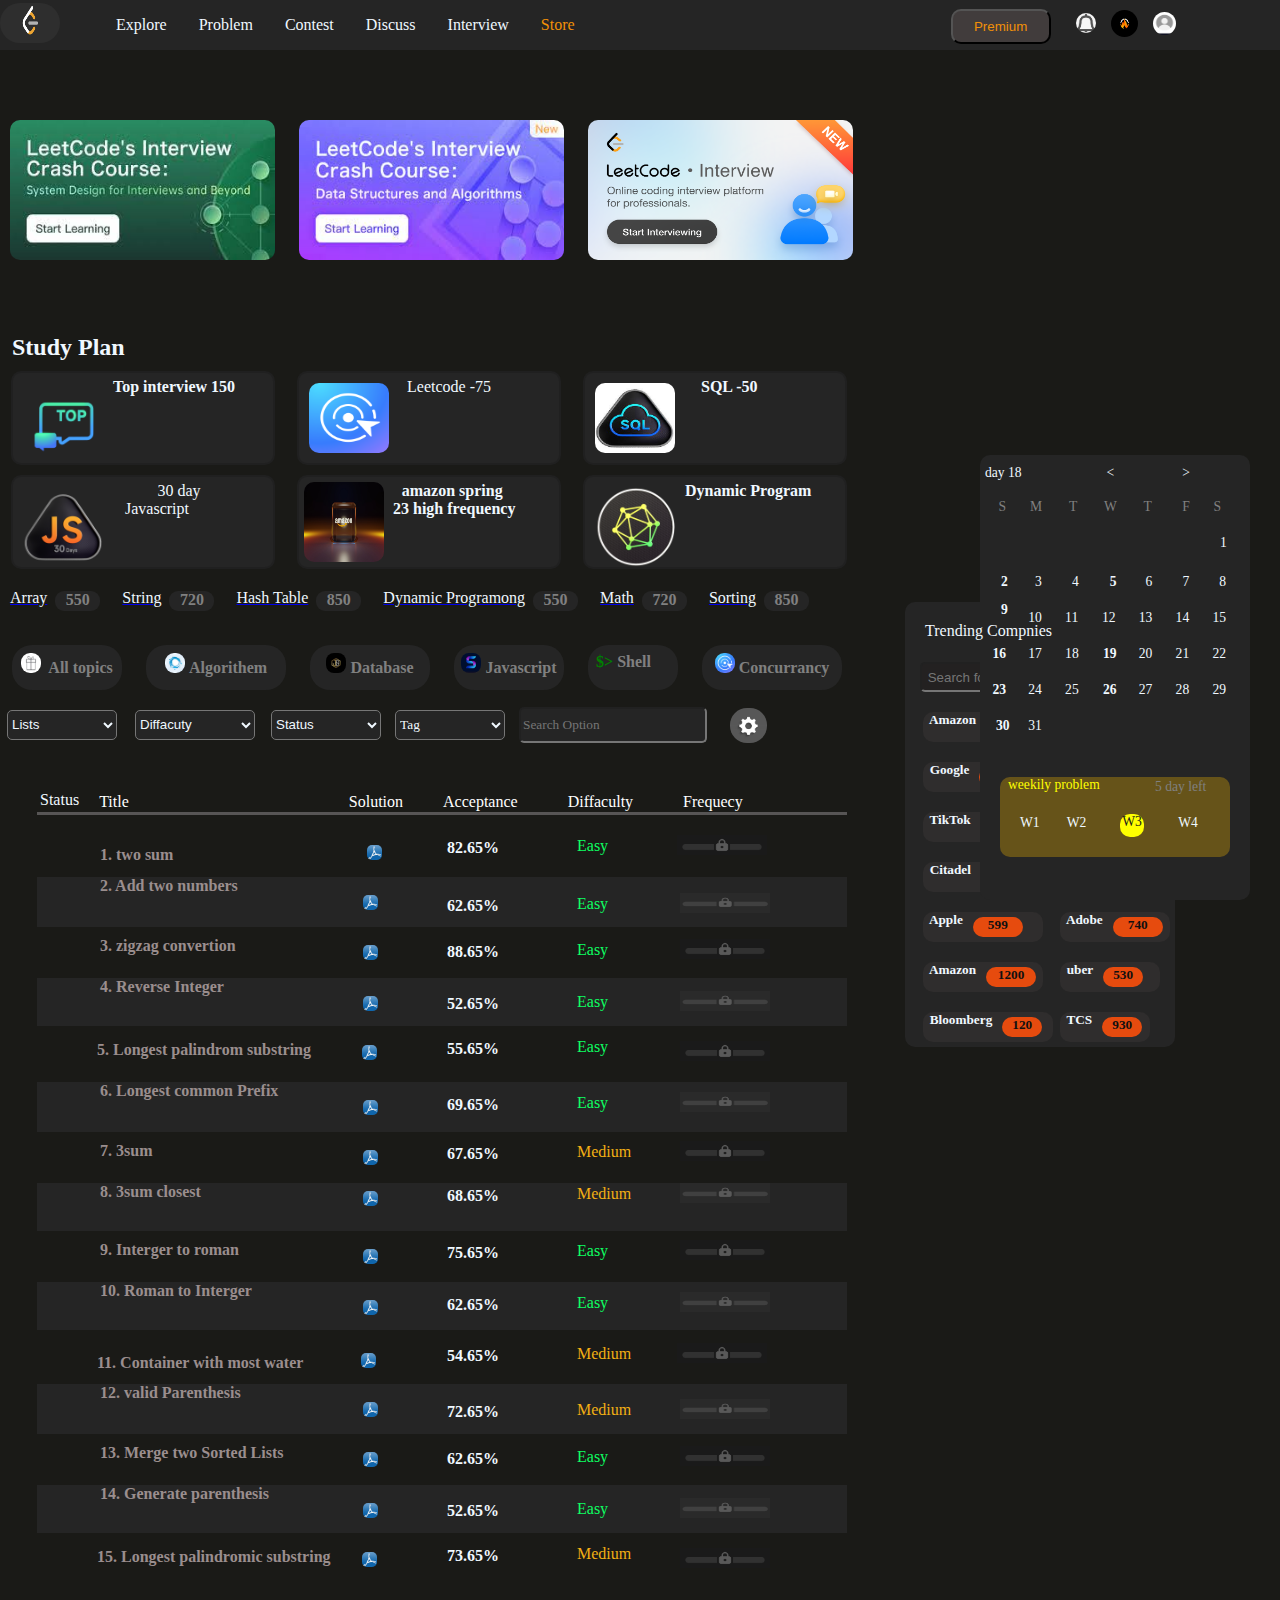
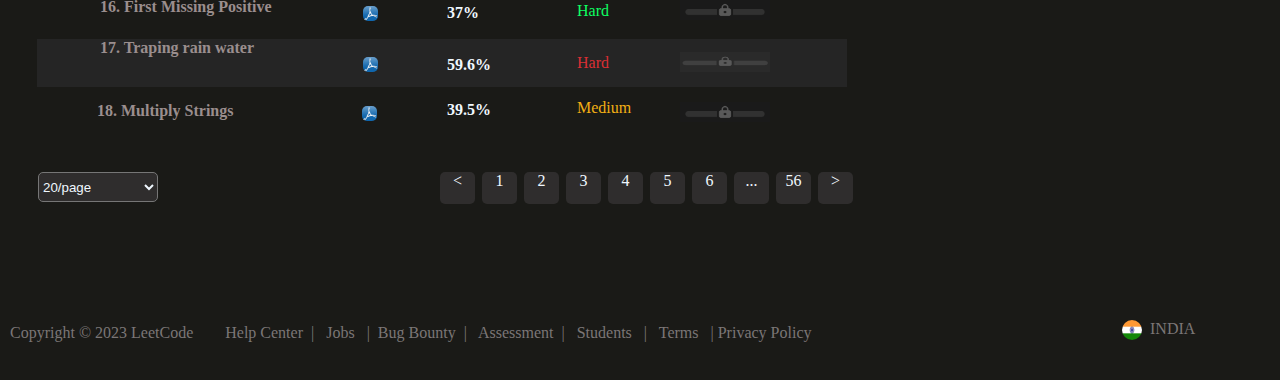
<file: index.html>
<!DOCTYPE html>
<html lang="en">
<head>
    <meta charset="UTF-8">
    <meta name="viewport" content="width=device-width, initial-scale=1.0">
    <title>Leetcode </title>
    <link rel="stylesheet" href="https://cdnjs.cloudflare.com/ajax/libs/font-awesome/6.4.2/css/all.min.css"
     integrity="sha512-z3gLpd7yknf1YoNbCzqRKc4qyor8gaKU1qmn+CShxbuBusANI9QpRohGBreCFkKxLhei6S9CQXFEbbKuqLg0DA==" 
     crossorigin="anonymous" referrerpolicy="no-referrer" />
     
    <link rel="stylesheet" href="style.css">

</head>
<body>
    <nav id="navbar">
        <div id="logo2">
            <img src="logo.png"  height="40px" width="60px">

        </div>
    
    <ul>
        <li class="item"> <a href="#home" style=" text-decoration: none; color: aliceblue;">Explore</a></li>
        <li class="item"><a href="#services4" style=" text-decoration: none; color: aliceblue;">Problem </a></li>
        <li class="item"><a href="#study" style=" text-decoration: none; color: aliceblue;"> Contest </a></li>
        <li class="item"><a href="#problem" style=" text-decoration: none; color: aliceblue;"> Discuss</a></li>
        <li class="item"><a href="#home" style=" text-decoration: none; color: aliceblue;">Interview</a> </li>
        <li class="item" style=" color:rgb(241, 144, 7) ;"> Store</li>
        <!--
        <select style=" background-color:rgb(37, 37, 37); color:rgb(241, 144, 7); height: 40px; width: 100px; margin: 7px; text-decoration: none; "> 
          <option class="item" > Store</option>
          <option class="item" > redeem</option>
          <option class="item" > premium</option>
        </select>
      -->
       
        <form>
        <div id="form2">
          <input type="button" value="Premium"  onclick="display.value += 'Premium' " style="margin-left: 360px; margin-top: 9px;
          color:rgb(241, 144, 7); background-color:rgb(65, 60, 60); height: 35px; width: 100px; border-radius: 10px;">
        </div>
      </form>
     
    </ul>
    <div id="logo3">
       
        <img src="logo3.png"  height="20px" width="20px" ></li>
    </div>
    <div id="logo4">
       
        <img src="logo2.jpg"  height="27px" width="27px" ></li>
    </div>
    <div id="logo5">
     
       
        <img src="logo4.png"  height="23px" width="23px" ></li>
    </div>
     
   
</nav>

<section id="home">
      <a href="https://leetcode.com/explore/interview/card/system-design-for-interviews-and-beyond/
      ?utm_campaign=ProblemBanner&utm_medium=Banner&utm_source=Banner&gio_link_id=4RzynQL9"><img src="img1.jpeg" height="140px" width="265px"></a> 
      <a href="https://leetcode.com/explore/interview/card/leetcodes-interview-crash-course-data-structures-and-algorithms/
      ?vacRef=problembanner"><img src="img3.jpeg" height="140px" width="265px"></a> 
       <a href="https://leetcode.com/studyplan/top-interview-150/"><img src="img4.png" height="140px" width="265px"></a>

</section>
<div id="study">
    <h2 style="color: aliceblue; margin-left: 12px;font-family:Segoe UI;" >Study Plan</h2>

</div>
<div id="services">
    <div class="box">
      <a href="https://leetcode.com/studyplan/top-interview-150/"><img src="cimg3.png" height="80px" width =80px" style="border-radius: 10px; margin: 10px;"></a>
      <h4 class="text" style="text-align: center; margin-top: 5px;font-family:Segoe UI;"> Top interview 150 &nbsp;  </h4>
    </div>

    <div class="box">
       <a href="https://leetcode.com/studyplan/leetcode-75/"><img src="cimg2.png" height="70px" width ="80px" style="border-radius: 10px; margin: 10px;"></a> 
        <p class= "text" style="text-align: center;margin-top: 5px;font-family:Segoe UI;">&nbsp; Leetcode -75  &nbsp; &nbsp;  &nbsp; &nbsp; </p>
      </div>

      <div class="box">
       <a href="https://leetcode.com/studyplan/sql-50/"><img src="cimg.jpeg" height="70px" width ="80px" style="border-radius: 10px; margin: 10px;"></a> 
        <h4 class="text" style="text-align: center; margin-top: 5px;font-family:Segoe UI;">&nbsp; &nbsp; SQL -50 &nbsp;  &nbsp; &nbsp; &nbsp; &nbsp; &nbsp;  </h4>
      </div>

    </div>
    <div id="services2">
      <div class="box">
        <a href="https://leetcode.com/studyplan/30-days-of-javascript/"><img src="cimg4.png" height="80px" width ="80px0" style="border-radius: 10px;margin: 10px;"></a>
        <p class="text" style="text-align: center;margin-top: 5px;font-family:Segoe UI;"> &nbsp;  30 day <br> &nbsp;&nbsp;&nbsp;Javascript  &nbsp; &nbsp; &nbsp;&nbsp;&nbsp;&nbsp;&nbsp;&nbsp;&nbsp;</p>
      </div>

      <div class="box">
       <a href="https://leetcode.com/studyplan/amazon-spring-23-high-frequency/"><img src="cimg5.jpeg" height="80px" width ="80px" style="border-radius: 10px;margin: 5px;"></a> 
        <h4 class="text" style="text-align: center;margin-top: 5px;font-family:Segoe UI;">amazon spring <br>  &nbsp;23 high frequency  </h4>
      </div>

      <div class="box">
       <a href="https://leetcode.com/studyplan/dynamic-programming/"><img src="cimg8.png" height="80px" width ="80px" style="border-radius: 10px;margin: 10px;"></a> 
        <h4 class="text" style="text-align:center;margin-top: 5px; font-family:Segoe UI;" >Dynamic Program</h4>
      </div>
    </div>
    
<div id="form">
    <div class="month">
    <p style="font-family:Segoe UI;" >day 18  &nbsp;&nbsp; &nbsp;  &nbsp;&nbsp; &nbsp;&nbsp; &nbsp; &nbsp;&nbsp; &nbsp; &nbsp;&nbsp;&nbsp; &nbsp;
        < &nbsp;&nbsp; &nbsp; &nbsp;&nbsp; &nbsp; &nbsp;&nbsp; &nbsp; &nbsp;&nbsp; &nbsp;> </p>
   <!--<img src="mlogo.png" height="80px" width="80px" style="border-radius: 10px;" >--> 
   <p class="p2" style="color: gray; margin-top: 18px;font-family:Segoe UI;">   &nbsp;&nbsp; &nbsp;S&nbsp;&nbsp;    &nbsp; &nbsp; M &nbsp;&nbsp;  &nbsp;   &nbsp; T &nbsp;&nbsp;  &nbsp;  &nbsp; W &nbsp;&nbsp;  &nbsp;  &nbsp;
     T &nbsp; &nbsp; &nbsp;  &nbsp; F &nbsp; &nbsp; &nbsp;  S &nbsp;&nbsp;  &nbsp;<br> <p style="margin-left: 235px; margin-top: 20px;">1</p></p>
     <table class="tb">
        <tr>
          <th>2 </th>
          <td>&nbsp; &nbsp;3&nbsp;&nbsp; &nbsp;</td>
          <td>&nbsp; &nbsp;4&nbsp;&nbsp; &nbsp;</td>
          <th>&nbsp; &nbsp;5&nbsp;&nbsp; &nbsp;</th>
          <td>&nbsp; &nbsp;6&nbsp;&nbsp; &nbsp;</td>
          <td>&nbsp; &nbsp;7&nbsp;&nbsp; &nbsp;</td>
          <td>&nbsp; &nbsp;8&nbsp;&nbsp; &nbsp;</td>
        </tr>
        <tr>
            <th> 9</th>
            <td>&nbsp;&nbsp; &nbsp;10&nbsp;&nbsp; &nbsp;</td>
            <td>&nbsp;&nbsp; &nbsp;11&nbsp;&nbsp; &nbsp;</td>
            <td>&nbsp;&nbsp; &nbsp;12&nbsp;&nbsp; &nbsp;</td>
            <td>&nbsp;&nbsp; &nbsp;13&nbsp;&nbsp; &nbsp;</td>
            <td>&nbsp;&nbsp; &nbsp;14&nbsp;&nbsp; &nbsp;</td>
            <td>&nbsp;&nbsp; &nbsp;15&nbsp;&nbsp; &nbsp;</td>
          </tr>
          <tr>
            <th>&nbsp;&nbsp; &nbsp;16&nbsp;&nbsp; &nbsp;</th>
            <td>&nbsp;&nbsp; &nbsp;17&nbsp;&nbsp; &nbsp;</td>
            <td>&nbsp;&nbsp; &nbsp;18&nbsp;&nbsp; &nbsp;</td>
            <th>&nbsp;&nbsp; &nbsp;19&nbsp;&nbsp; &nbsp;</th>
            <td>&nbsp;&nbsp; &nbsp;20&nbsp;&nbsp; &nbsp;</td>
            <td>&nbsp;&nbsp; &nbsp;21&nbsp;&nbsp; &nbsp;</td>
            <td>&nbsp;&nbsp; &nbsp;22&nbsp;&nbsp; &nbsp;</td>
          </tr>
          <tr>
            <th>&nbsp;&nbsp; &nbsp;23&nbsp;&nbsp; &nbsp;</th>
            <td>&nbsp;&nbsp; &nbsp;24&nbsp;&nbsp; &nbsp;</td>
            <td>&nbsp;&nbsp; &nbsp;25&nbsp;&nbsp; &nbsp;</td>
            <th>&nbsp;&nbsp; &nbsp;26&nbsp;&nbsp; &nbsp;</th>
            <td>&nbsp;&nbsp; &nbsp;27&nbsp;&nbsp; &nbsp;</td>
            <td>&nbsp;&nbsp; &nbsp;28&nbsp;&nbsp; &nbsp;</td>
            <td>&nbsp;&nbsp; &nbsp;29&nbsp;&nbsp; &nbsp;</td>
          </tr>
          <tr>
            <th>&nbsp;&nbsp; &nbsp;30&nbsp;&nbsp;</th>
            <td>&nbsp;&nbsp; &nbsp;31&nbsp;&nbsp; &nbsp;</td>
          
          </tr>
          
      </table>

      <div id="box12" style="height: 80px; width: 230px; background-color:rgba(255, 191, 0, 0.3); margin: 15px; margin-top: 40px; border-radius: 10px;">
       <p style=" margin: 8px;  color: yellow;font-family:Segoe UI;"> weekily problem <p style="margin: 8px ;font-family:Segoe UI; margin-top: -22px; margin-left: 155px; color: gray;">   5 day left </p>   </p>
       <p style="margin: 10px;font-family:Segoe UI; margin-top: 20px;">&nbsp;&nbsp; W1 &nbsp;&nbsp;&nbsp;&nbsp;&nbsp;&nbsp;&nbsp;W2&nbsp;&nbsp;&nbsp;&nbsp;
        &nbsp;&nbsp;&nbsp;&nbsp;  &nbsp;&nbsp;&nbsp;&nbsp;&nbsp;&nbsp;  &nbsp;&nbsp;&nbsp;&nbsp;&nbsp;&nbsp;
        &nbsp;&nbsp;&nbsp;W4&nbsp;&nbsp;</p>
       <p class="id3" style=" margin-top: -27px; margin-left: 120px;font-family:Segoe UI; height: 23px; width: 24px;background-color:yellow; color: rgb(32, 26, 26); border-radius: 10px; text-align: center;">
        W3</p>

      </div>




</div>
</div>
<div id="problem">
<div class="box1">
 <a href="https://leetcode.com/tag/array/"><p style="color:aliceblue;font-family:Segoe UI;">Array</p></a> 
   <h4 style=" height: 20px; width: 45px;text-align: center; margin: 2px; border-radius: 9px; background-color:rgb(37, 37, 37); color:gray;margin-left: 8px;">550 </h4>

   <p>&nbsp;&nbsp; &nbsp;&nbsp; </p>

   <a href="https://leetcode.com/tag/string/"><p style="color:aliceblue;font-family:Segoe UI;">String</p></a>
   <h4 style=" height: 20px; width: 45px;text-align: center; margin: 2px; border-radius: 9px; background-color:rgb(37, 37, 37); color:gray;margin-left: 8px;">720 </h4>

   <p>&nbsp;&nbsp; &nbsp;&nbsp; </p>
   <a href="https://leetcode.com/tag/hash-table/"><p style="color:aliceblue;font-family:Segoe UI;">Hash Table</p></a>
   <h4 style=" height: 20px; width: 45px;text-align: center; margin: 2px; border-radius: 9px; background-color:rgb(37, 37, 37); color:gray;margin-left: 8px;">850 </h4>
   <p>&nbsp;&nbsp; &nbsp;&nbsp; </p>
   <a href="https://leetcode.com/tag/dynamic-programming/"><p style="color:aliceblue;font-family:Segoe UI;">Dynamic Programong</p> </a>
   <h4 style=" height: 20px; width: 45px;text-align: center; margin: 2px; border-radius: 9px; background-color:rgb(37, 37, 37); color:gray;margin-left: 8px;">550 </h4>

   <p>&nbsp;&nbsp; &nbsp;&nbsp; </p>

   <a href="https://leetcode.com/tag/math/"><p style="color:aliceblue;font-family:Segoe UI;">Math</p></a>
   <h4 style=" height: 20px; width: 45px;text-align: center; margin: 2px; border-radius: 9px; background-color:rgb(37, 37, 37); color:gray;margin-left: 8px;">720 </h4>

   <p>&nbsp;&nbsp; &nbsp;&nbsp; </p>
   <a href="https://leetcode.com/tag/sorting/"><p style="color:aliceblue;font-family:Segoe UI;">Sorting</p></a>
   <h4 style=" height: 20px; width: 45px;text-align: center; margin: 2px; border-radius: 9px; background-color:rgb(37, 37, 37); color:gray; margin-left: 8px;">850 </h4>

</div>
</div>

<div id="problem2">
  <div class="box2">

     <h4  style=" height: 45px; width: 110px; text-align: center; margin: 2px;  border-radius: 20px; background-color:rgb(37, 37, 37); color:gray;margin-left: 2px;"> <img src="qimg1.png"
       height="20px" width="20px" style=" border-radius: 9px; margin-top: 8px;font-family:Segoe UI;">&nbsp; All topics </h4>
     <p>&nbsp;&nbsp; &nbsp;&nbsp; </p>
     <h4 style=" height: 45px; width: 140px; text-align: center; margin: 2px;  border-radius: 20px; background-color:rgb(37, 37, 37); color:gray;margin-left: 2px;">  <img src="qimg3.jpeg" 
      height="20px" width="20px" style=" border-radius: 9px; margin-top: 8px;font-family:Segoe UI;">&nbsp;Algorithem </h4>
     <p>&nbsp;&nbsp; &nbsp;&nbsp; </p>
     <h4 style=" height: 45px; width: 120px; text-align: center; margin: 2px;  border-radius: 20px; background-color:rgb(37, 37, 37); color:gray;margin-left: 2px;"> <img src="qimg4.jpeg"
       height="20px" width="20px" style=" border-radius: 8px; margin-top: 8px;font-family:Segoe UI;">&nbsp;Database </h4>
     <p>&nbsp;&nbsp; &nbsp;&nbsp; </p>
     <h4 style=" height: 45px; width: 110px; text-align: center; margin: 2px;  border-radius: 20px; background-color:rgb(37, 37, 37); color:gray;margin-left: 2px;"> <img src="qimg5.jpeg"
       height="20px" width="20px" style=" border-radius: 8px; margin-top: 8px;font-family:Segoe UI;">&nbsp;Javascript </h4>
     <p>&nbsp;&nbsp; &nbsp;&nbsp; </p>
     <h4 style=" height: 45px; width: 90px; text-align: center; margin: 2px;  border-radius: 20px; background-color:rgb(37, 37, 37); color:gray;margin-left: 2px; display: flex; "> 
      <p style="color: green; margin-left: 8px; margin-top: 8px;">$></p>&nbsp; <p style=" margin-top: 8px;font-family:Segoe UI;">Shell</p> </h4>
     <p>&nbsp;&nbsp; &nbsp;&nbsp; </p>
     <h4 style=" height: 45px; width: 140px; text-align: center; margin: 2px;  border-radius: 20px; background-color:rgb(37, 37, 37); color:gray; margin-left: 2px;">
       <img src="cimg2.png" 
      height="20px" width="20px" style=" border-radius: 9px; margin-top: 8px; font-family:Segoe UI;">&nbsp;Concurrancy </h4>
  </div>
  </div>


  <select id="selectf" style="height: 30px; width: 110px; margin: 15px 7px; background-color: rgb(37, 37, 37); border-radius: 5px; color: aliceblue;">
    <option value="xyz"> Lists</option>
    <option value="xyz">Leetcode Curated Algorithem </option>
    <option value="xyz">Leetcode Curated SQL 70 </option>
    <option value="xyz">Top 100 Liked Question </option>
    <option value="xyz">Top Interview Question </option>
     
  </select>

  <select id="selectf" style="height: 30px; width: 120px; margin: 15px 7px; background-color:rgb(37, 37, 37); border-radius: 5px;color: aliceblue;">
    <option value="xyz"> Diffacuty</option>
    <option value="xyz" style="color:aqua">Easy</option>
    <option value="xyz" style="color: rgba(232, 252, 10, 0.929);">Medium </option>
    <option value="xyz" style="color: red;">Hard</option>
   
     
  </select>

  <select id="selectf" style="height: 30px; width: 110px; margin: 15px 5px; background-color:rgb(37, 37, 37); border-radius: 5px; color: aliceblue;">
    <option value="xyz" style="color: aliceblue;"> Status</option>
    <option value="xyz">Leetcode Curated Algorithem </option>
    <option value="xyz">Leetcode Curated SQL 70 </option>
    <option value="xyz">Top 10 Liked Question </option>
    <option value="xyz">Top Interview Question </option>
     
  </select>
  <select id="selectf" style="height: 30px; width: 110px; margin: 15px 5px; background-color:rgb(37, 37, 37); border-radius: 5px; color: aliceblue; font-family:Segoe UI;">
    <option value="xyz" style="color: aliceblue;"> Tag</option>
    <option value="xyz">Array </option>
    <option value="xyz">String </option>
    <option value="xyz">Hashimig</option>
    <option value="xyz"> Math</option>
    <option value="xyz">greed </option>
    <option value="xyz">Link List </option>
    <option value="xyz">Quive</option>
    <option value="xyz"> stack</option>
  </select>
  
  <input id="selectf"  style="height: 30px; width: 180px; margin: 15px 5px; background-color:rgb(37, 37, 37); border-radius: 5px; color: aliceblue; font-family:Segoe UI;"   placeholder="Search Option" >
  <div class="box" style="display: flex; margin: -60px 720px; background-color: rgb(37, 37, 37);">
    <img src="simg5.jpeg" height="35px" width ="37px" style="border-radius: 17px; margin: 10px; margin-right: -90px; ">
    
  </div> 

 
  <nav id="navbar2">

<ul>
  <div id="abc">
    <li style=" color: aliceblue; margin-top: 98px; margin-right: 20px;font-family:Segoe UI;"> Status</li>
  
   </div>
    <li class="item"  style="margin-right: 220px;font-family:Segoe UI;"> Title </li>
    <li class="item"style=" margin-right: 40px;font-family:Segoe UI;"> Solution</li>
    <li class="item"style=" margin-right: 50px;font-family:Segoe UI;">Acceptance</li>
    <li class="item" style=" margin-right: 50px;font-family:Segoe UI;"> Diffaculty</li>
    <li class="item"> Frequecy</li>
    
</ul>

<div id="services4">
  <div id="box10" style="background-color:rgb(87, 85, 85); height: 3px; width: 810px; margin-left: 37px;">
    <h3  style="color:rgb(154, 142, 142); margin: 1px 72px;"> </h3>
  </div>
  </div>
  </nav>

  
  <div id="services4">
  <div id="box10" style=" height: 40px; width: 810px; margin-left: 37px; ">
    <h4  style="color:rgb(154, 142, 142); margin: 20px 63px;"><a href="https://leetcode.com/problems/two-sum" style=" color: rgb(154, 142, 142); text-decoration: none;">   1. two sum</a>   
       <img src="logo7.png" height="15px" width="15px" style="margin-left:  190px;  margin-top: 10px; border-radius: 5px;"> 
      <h4 style="margin-top:-45px; margin-left: 410px; color: aliceblue;">82.65%</h4>
      <p style="margin-top: -20px;margin-left: 540px; color:rgb(14, 255, 98);font-family:Segoe UI; ">Easy</p>
       <img src="logo9.png" height="20px" width="90px" style=" margin-left: 640px; margin-top: -20px; display: flex; background-color: rgb(37, 37, 37);"> </h4>
  </div>
  </div>

  <div id="services4">
    <div id="box10" style="background-color: rgb(37, 37, 37); height: 50px; width: 810px; margin-left: 37px;">
      <h4  style="color:rgb(154, 142, 142); margin: 2px 63px;"><a href="https://leetcode.com/problems/add-two-numbers" style=" color:rgb(154, 142, 142); text-decoration: none; margin-top: -5px;"> 2.  Add two numbers</a>
         <img src="logo7.png" height="15px" width="15px"  style="margin-left:  263px;  display: flex; border-radius: 5px;"> 
        <h4 style="margin-top:-15px; margin-left: 410px; color: aliceblue; display: flex;">62.65%</h4>
        <p style="margin-top: -20px;margin-left: 540px; color:rgb(14, 255, 98); display: flex; font-family:Segoe UI;">Easy</p>
         <img src="logo8.png" height="20px" width="90px" style=" margin-left: 643px; display: flex; margin-top: -20px; display: flex; background-color: black;"> </h4>
    </div>
    </div>
    

    <div id="services4">
      <div id="box10"style="height:40px;  width:810px;  margin-left: 37px;">
        <h4  style="color:rgb(154, 142, 142); margin: 10px 63px;"><a href="https://leetcode.com/problems/zigzag-conversion" style=" color: rgb(154, 142, 142); text-decoration: none;"> 3. zigzag convertion</a>    
          <img src="logo7.png" height="15px" width="15px"  style="margin-left:  263px; margin-top: -10px; display: flex; border-radius: 5px;"> 
          <h4 style="margin-top:-27px; margin-left: 410px; color: aliceblue; display: flex;">88.65%</h4>
          <p style="margin-top: -20px;margin-left: 540px; color:rgb(14, 255, 98); display: flex;font-family:Segoe UI; ">Easy</p>
           <img src="logo9.png" height="20px" width="90px" style=" margin-left: 643px; display: flex; margin-top: -20px; display: flex; background-color: black;"> </h4>
      </div>
      </div>
    
      <div id="services4">
        <div id="box10" style="background-color:rgb(37, 37, 37); height: 48px; width: 810px; margin-left: 37px;">
          <h4  style="color:rgb(154, 142, 142); margin: 1px 63px;"><a href="https://leetcode.com/problems/reverse-integer" style=" color: rgb(154, 142, 142); text-decoration: none;">4. Reverse Integer</a> 
            <img src="logo7.png" height="15px" width="15px"  style="margin-left:  263px; display: flex; border-radius: 5px;"> 
            <h4 style="margin-top:-17px; margin-left: 410px; color: aliceblue; display: flex;">52.65%</h4>
            <p style="margin-top: -20px;margin-left: 540px; color:rgb(14, 255, 98); display: flex;font-family:Segoe UI; ">Easy</p>
             <img src="logo8.png" height="20px" width="90px" style=" margin-left: 643px; display: flex; margin-top: -20px; display: flex; background-color: black;"> </h4>
        </div>

        <div id="box10" style=" height: 40px; width: 830px; margin-left: 37px;">
          <h4  style="color:rgb(154, 142, 142); margin: 15px 60px;"><a href="https://leetcode.com/problems/longest-palindromic-substring " style=" color: rgb(154, 142, 142); text-decoration: none;"> 5. Longest palindrom substring </a>
            <img src="logo7.png" height="15px" width="15px"  style="margin-left:  265px; margin-top: -14px; display: flex; border-radius: 5px;"> 
            <h4 style="margin-top:-35px; margin-left: 410px; color: aliceblue; display: flex;">55.65%</h4>
            <p style="margin-top: -20px;margin-left: 540px; color:rgb(14, 255, 98); display: flex; font-family:Segoe UI;">Easy</p>
             <img src="logo9.png" height="20px" width="90px" style=" margin-left: 643px; display: flex; margin-top: -15px; display: flex; background-color: black;"> </h4>
        </div>
        </div>
      
        <div id="services4">
          <div id="box10" style="background-color: rgb(37, 37, 37); height: 50px; width: 810px; margin-left: 37px;">
            <h4  style="color:rgb(154, 142, 142); margin: 1px 63px;"><a href="https://leetcode.com/problems/longest-common-prefix " style=" color: rgb(154, 142, 142); text-decoration: none;"> 6.  Longest common Prefix </a>
              <img src="logo7.png" height="15px" width="15px"  style="margin-left:  263px; display: flex; border-radius: 5px;"> 
              <h4 style="margin-top:-20px; margin-left: 410px; color: aliceblue; display: flex;">69.65%</h4>
              <p style="margin-top: -20px;margin-left: 540px; color:rgb(14, 255, 98); display: flex;font-family:Segoe UI; ">Easy</p>
               <img src="logo8.png" height="20px" width="90px" style=" margin-left: 643px; display: flex; margin-top: -20px; display: flex; background-color: black;"> </h4>
          </div>
          </div>
      
          <div id="services4">
            <div id="box10"style="height:40px;  width:810px;  margin-left: 37px;">
              <h4  style="color:rgb(154, 142, 142); margin: 10px 63px;"><a href="https://leetcode.com/problems/3sum/ "  style=" color: rgb(154, 142, 142); text-decoration: none;">7. 3sum </a>    
                <img src="logo7.png" height="15px" width="15px"  style="margin-left:  263px;margin-top: -10px; display: flex; border-radius: 5px;"> 
                <h4 style="margin-top:-30px; margin-left: 410px; color: aliceblue; display: flex;">67.65%</h4>
                <p style="margin-top: -20px;margin-left: 540px; color:rgb(242, 175, 20); display: flex; font-family:Segoe UI;">Medium</p>
                 <img src="logo9.png" height="20px" width="90px" style=" margin-left: 643px; display: flex; margin-top: -20px; display: flex; background-color: black;"> </h4>
            </div>
          </div>
          
            <div id="services4">
              <div id="box10" style="background-color: rgb(37, 37, 37); height: 48px; width: 810px; margin-left: 37px;">
                <h4  style="color:rgb(154, 142, 142); margin: 1px 63px;"> <a href="https://leetcode.com/problems/3sum-closest/" style=" color: rgb(154, 142, 142); text-decoration: none;">8. 3sum closest</a>    
                  <img src="logo7.png" height="15px" width="15px"  style="margin-left:  263px;margin-top: -10px; display: flex; border-radius: 5px;"> 
                  <h4 style="margin-top:-20px; margin-left: 410px; color: aliceblue; display: flex;">68.65%</h4>
                  <p style="margin-top: -20px;margin-left: 540px; color:rgb(242, 175, 20); display: flex; font-family:Segoe UI;">Medium</p>
                   <img src="logo8.png" height="20px" width="90px" style=" margin-left: 643px; display: flex; margin-top: -20px; display: flex; background-color: black;"></h4>
              </div>
        </div>

        <div id="services4">
          <div id="box10"style="height:40px;  width:810px;  margin-left: 37px;">
            <h4  style="color:rgb(154, 142, 142); margin: 10px 63px;"><a href="https://leetcode.com/problems/integer-to-roman" style=" color: rgb(154, 142, 142); text-decoration: none;"> 9. Interger to  roman</a>   
              <img src="logo7.png" height="15px" width="15px"  style="margin-left:  263px;margin-top: -10px; display: flex; border-radius: 5px;"> 
              <h4 style="margin-top:-30px; margin-left: 410px; color: aliceblue; display: flex;">75.65%</h4>
              <p style="margin-top: -20px;margin-left: 540px; color:rgb(14, 255, 98); display: flex; font-family:Segoe UI;">Easy</p>
               <img src="logo9.png" height="20px" width="90px" style=" margin-left: 643px; display: flex; margin-top: -20px; display: flex; background-color: black;"> </h4>
          </div>
        </div>
        
          <div id="services4">
            <div id="box10" style="background-color: rgb(37, 37, 37); height: 48px; width: 810px; margin-left: 37px;">
              <h4  style="color:rgb(154, 142, 142); margin: 1px 63px;"><a href="https://leetcode.com/problems/roman-to-integer/" style=" color: rgb(154, 142, 142); text-decoration: none;"> 10. Roman to Interger </a>
             <img src="logo7.png" height="15px" width="15px"  style="margin-left:  263px; display: flex; border-radius: 5px;"> 
                <h4 style="margin-top:-20px; margin-left: 410px; color: aliceblue; display: flex;">62.65%</h4>
                <p style="margin-top: -20px;margin-left: 540px; color:rgb(14, 255, 98); display: flex; font-family:Segoe UI;">Easy</p>
                 <img src="logo8.png" height="20px" width="90px" style=" margin-left: 643px; display: flex; margin-top: -20px; display: flex; background-color: black;"></h4>
            </div>
      </div>

      <div id="services4">
        <div id="box10" style=" height: 40px; width: 810px; margin-left: 37px;">
          <h4  style="color:rgb(154, 142, 142); margin: 20px 60px; margin-top: 13px;">   <a href="https://leetcode.com/problems/container-with-most-water" style=" color: rgb(154, 142, 142); text-decoration: none;">11. Container with most water</a>  
             <img src="logo7.png" height="15px" width="15px" style="margin-left:  54px;  margin-top: 10px; border-radius: 5px;"> 
            <h4 style="margin-top:-45px; margin-left: 410px; color: aliceblue;">54.65%</h4>
            <p style="margin-top: -20px;margin-left: 540px; color:rgb(242, 175, 20);font-family:Segoe UI; ">Medium</p>
             <img src="logo9.png" height="20px" width="90px" style=" margin-left: 640px; margin-top: -20px; display: flex; background-color: rgb(37, 37, 37);"> </h4>
        </div>
        </div>
      
        <div id="services4">
          <div id="box10" style="background-color: rgb(37, 37, 37); height: 50px; width: 810px; margin-left: 37px;">
            <h4  style="color:rgb(154, 142, 142); margin: 1px 63px;"><a href="https://leetcode.com/problems/valid-parenthesis" style=" color: rgb(154, 142, 142); text-decoration: none;">12.  valid Parenthesis</a> 
               <img src="logo7.png" height="15px" width="15px"  style="margin-left:  263px;  display: flex; border-radius: 5px;"> 
              <h4 style="margin-top:-15px; margin-left: 410px; color: aliceblue; display: flex;">72.65%</h4>
              <p style="margin-top: -20px;margin-left: 540px; color:rgb(242, 175, 20); display: flex;font-family:Segoe UI; ">Medium</p>
               <img src="logo8.png" height="20px" width="90px" style=" margin-left: 643px; display: flex; margin-top: -20px; display: flex; background-color: black;"> </h4>
          </div>
          </div>
          
      
          <div id="services4">
            <div id="box10"style="height:40px;  width:810px;  margin-left: 37px;">
              <h4  style="color:rgb(154, 142, 142); margin: 10px 63px;"><a href="https://leetcode.com/problems/merge-two-sorted-lists " style=" color: rgb(154, 142, 142); text-decoration: none;">13. Merge two Sorted Lists </a> 
                <img src="logo7.png" height="15px" width="15px"  style="margin-left:  263px; margin-top: -10px; display: flex; border-radius: 5px;"> 
                <h4 style="margin-top:-27px; margin-left: 410px; color: aliceblue; display: flex;">62.65%</h4>
                <p style="margin-top: -20px;margin-left: 540px; color:rgb(14, 255, 98); display: flex; font-family:Segoe UI;">Easy</p>
                 <img src="logo9.png" height="20px" width="90px" style=" margin-left: 643px; display: flex; margin-top: -20px; display: flex; background-color: black;"> </h4>
            </div>
            </div>
          
            <div id="services4">
              <div id="box10" style="background-color:rgb(37, 37, 37); height: 48px; width: 810px; margin-left: 37px;">
                <h4  style="color:rgb(154, 142, 142); margin: 1px 63px;"> <a href="https://leetcode.com/problems/generate-parentheses" style=" color: rgb(154, 142, 142); text-decoration: none;"> 14. Generate parenthesis</a> 
                  <img src="logo7.png" height="15px" width="15px"  style="margin-left:  263px; display: flex; border-radius: 5px;"> 
                  <h4 style="margin-top:-17px; margin-left: 410px; color: aliceblue; display: flex;">52.65%</h4>
                  <p style="margin-top: -20px;margin-left: 540px; color:rgb(14, 255, 98); display: flex;font-family:Segoe UI; ">Easy</p>
                   <img src="logo8.png" height="20px" width="90px" style=" margin-left: 643px; display: flex; margin-top: -20px; display: flex; background-color: black;"> </h4>
              </div>
      
              <div id="box10" style=" height: 40px; width: 830px; margin-left: 37px;">
                <h4  style="color:rgb(154, 142, 142); margin: 15px 60px;"> <a href="https://leetcode.com/problems/longest-palindromic-substring " style=" color: rgb(154, 142, 142); text-decoration: none;">15. Longest palindromic substring </a> 
                  <img src="logo7.png" height="15px" width="15px"  style="margin-left:  265px; margin-top: -14px; display: flex; border-radius: 5px;"> 
                  <h4 style="margin-top:-35px; margin-left: 410px; color: aliceblue; display: flex;">73.65%</h4>
                  <p style="margin-top: -20px;margin-left: 540px; color:rgb(242, 175, 20); display: flex;font-family:Segoe UI; ">Medium</p>
                   <img src="logo9.png" height="20px" width="90px" style=" margin-left: 643px; display: flex; margin-top: -15px; display: flex; background-color: black;"> </h4>
              </div>
              </div>

              <div id="services4">
                <div id="box10"style="height:40px;  width:810px;  margin-left: 37px;">
                  <h4  style="color:rgb(154, 142, 142); margin: 10px 63px;"> <a href="https://leetcode.com/problems/first-missing-positive " style=" color: rgb(154, 142, 142); text-decoration: none;">16. First Missing Positive </a> 
                    <img src="logo7.png" height="15px" width="15px"  style="margin-left:  263px; margin-top: -10px; display: flex; border-radius: 5px;"> 
                    <h4 style="margin-top:-27px; margin-left: 410px; color: aliceblue; display: flex;">37%</h4>
                    <p style="margin-top: -20px;margin-left: 540px; color:rgb(14, 255, 98); display: flex;font-family:Segoe UI; ">Hard</p>
                     <img src="logo9.png" height="20px" width="90px" style=" margin-left: 643px; display: flex; margin-top: -20px; display: flex; background-color: black;"> </h4>
                </div>
                </div>
              
                <div id="services4">
                  <div id="box10" style="background-color:rgb(37, 37, 37); height: 48px; width: 810px; margin-left: 37px;">
                    <h4  style="color:rgb(154, 142, 142); margin: 1px 63px;"> <a href="https://leetcode.com/problems/traping-rain-water" style=" color: rgb(154, 142, 142); text-decoration: none;">17. Traping rain water</a>  
                      <img src="logo7.png" height="15px" width="15px"  style="margin-left:  263px; display: flex; border-radius: 5px;"> 
                      <h4 style="margin-top:-17px; margin-left: 410px; color: aliceblue; display: flex;">59.6%</h4>
                      <p style="margin-top: -20px;margin-left: 540px; color:rgb(219, 47, 52); display: flex;font-family:Segoe UI; ">Hard</p>
                       <img src="logo8.png" height="20px" width="90px" style=" margin-left: 643px; display: flex; margin-top: -20px; display: flex; background-color: black;"> </h4>
                  </div>
          
                  <div id="box10" style=" height: 40px; width: 830px; margin-left: 37px;">
                    <h4  style="color:rgb(154, 142, 142); margin: 15px 60px;"> <a href="https://leetcode.com/problems/multiply-strings" style=" color: rgb(154, 142, 142); text-decoration: none;">18. Multiply Strings</a> 
                      <img src="logo7.png" height="15px" width="15px"  style="margin-left:  265px; margin-top: -14px; display: flex; border-radius: 5px;"> 
                      <h4 style="margin-top:-35px; margin-left: 410px; color: aliceblue; display: flex;">39.5%</h4>
                      <p style="margin-top: -20px;margin-left: 540px; color:rgb(242, 175, 20); display: flex; font-family:Segoe UI;">Medium</p>
                       <img src="logo9.png" height="20px" width="90px" style=" margin-left: 643px; display: flex; margin-top: -15px; display: flex; background-color: black;"> </h4>
                  </div>
                  </div>
            
             
   

        <div id="form3">
          <div class="box11">
            <p style="position: absolute; margin: 20px;"> Trending Compnies</p>
            <form>
                <input type="search"  style="height: 30px; width: 230px; background-color:rgb(35, 33, 33) ; margin-top: 60px; margin-left: 15px; border-radius: 5px;" placeholder=" Search for a Company">
            </form>

            <div id="Amazon">
              <div class="box2">
                <h5  style=" height: 30px; width: 120px; text-align:left; margin-top: 20px; border-radius: 10px; background-color:rgb(47, 45, 45); color:aliceblue;margin-left: 18px; display: flex;"> &nbsp; Amazon   
                <P style="margin-left: 10px; margin-top: 5px; height: 20px; width: 50px; background-color:rgb(230, 75, 14); text-align: center; border-radius: 10px;color: rgb(17, 16, 16);">1200</P></h5>
            </div>
          </div>

          <div id="uber">
            <div class="box2">
              <h5  style=" height: 30px; width: 110px; text-align:left; margin-top: 20px; ; border-radius: 10px; background-color:rgb(47, 45, 45); color:aliceblue;margin-left: 155px; margin-top: -30px; display: flex;"> &nbsp; uber  
              <P style="margin-left: 10px; margin-top: 5px; height: 20px; width: 50px; background-color:rgb(230, 75, 14); text-align: center; border-radius: 10px;color: rgb(17, 16, 16);">530</P></h5>
          </div>
        </div>

        <div id="Amazon">
          <div class="box2">
            <h5  style=" height: 30px; width: 110px; text-align:left; margin-top: 20px; border-radius: 10px; background-color:rgb(47, 45, 45); color:aliceblue;margin-left: 18px; display: flex;"> &nbsp; Google   
            <P style="margin-left: 10px; margin-top: 5px; height: 20px; width: 50px; background-color:rgb(230, 75, 14); text-align: center; border-radius: 10px;color: rgb(17, 16, 16);">1206</P></h5>
        </div>
      </div>

      <div id="uber">
        <div class="box2">
          <h5  style=" height: 30px; width: 115px; text-align:left; margin-top: 20px; ; border-radius: 10px; background-color:rgb(47, 45, 45); color:aliceblue;margin-left: 155px; margin-top: -30px; display: flex;"> &nbsp; Facebook 
          <P style="margin-left: 10px; margin-top: 5px; height: 20px; width: 40px; background-color:rgb(230, 75, 14); text-align: center; border-radius: 10px;color: rgb(17, 16, 16);">655</P></h5>
      </div>
    </div>

    <div id="Amazon">
      <div class="box2">
        <h5  style=" height: 30px; width: 110px; text-align:left; margin-top: 20px; border-radius: 10px; background-color:rgb(47, 45, 45); color:aliceblue;margin-left: 18px; display: flex;"> &nbsp; TikTok   
        <P style="margin-left: 10px; margin-top: 5px; height: 20px; width: 40px; background-color:rgb(230, 75, 14); text-align: center; border-radius: 10px;color: rgb(17, 16, 16);">205</P></h5>
    </div>
  </div>

  <div id="uber">
    <div class="box2">
      <h5  style=" height: 30px; width: 115px; text-align:left; margin-top: 20px; ; border-radius: 10px; background-color:rgb(47, 45, 45); color:aliceblue;margin-left: 155px; margin-top: -30px; display: flex;"> &nbsp; Microsoft  
      <P style="margin-left: 10px; margin-top: 5px; height: 20px; width: 40px; background-color:rgb(230, 75, 14); text-align: center; border-radius: 10px;color: rgb(17, 16, 16);">550</P></h5>
  </div>
</div>

<div id="Amazon">
  <div class="box2">
    <h5  style=" height: 30px; width: 110px; text-align:left; margin-top: 20px; border-radius: 10px; background-color:rgb(47, 45, 45); color:aliceblue;margin-left: 18px; display: flex;"> &nbsp; Citadel  
    <P style="margin-left: 10px; margin-top: 5px; height: 20px; width: 40px; background-color:rgb(230, 75, 14); text-align: center; border-radius: 10px;color: rgb(17, 16, 16);">45</P></h5>
</div>
</div>

<div id="uber">
<div class="box2">
  <h5  style=" height: 30px; width: 120px; text-align:left; margin-top: 20px; ; border-radius: 10px; background-color:rgb(47, 45, 45); color:aliceblue;margin-left: 150px; margin-top: -30px; display: flex;"> &nbsp; JPMorgan  
  <P style="margin-left: 10px; margin-top: 5px; height: 20px; width: 40px; background-color:rgb(230, 75, 14); text-align: center; border-radius: 10px;color: rgb(17, 16, 16);">50</P></h5>
</div>
</div>

<div id="Amazon">
  <div class="box2">
    <h5  style=" height: 30px; width: 120px; text-align:left; margin-top: 20px; border-radius: 10px; background-color:rgb(47, 45, 45); color:aliceblue;margin-left: 18px; display: flex;"> &nbsp; Apple   
    <P style="margin-left: 10px; margin-top: 5px; height: 20px; width: 50px; background-color:rgb(230, 75, 14); text-align: center; border-radius: 10px;color: rgb(17, 16, 16);">599</P></h5>
</div>
</div>

<div id="uber">
<div class="box2">
  <h5  style=" height: 30px; width: 110px; text-align:left; margin-top: 20px; ; border-radius: 10px; background-color:rgb(47, 45, 45); color:aliceblue;margin-left: 155px; margin-top: -30px; display: flex;"> &nbsp; Adobe  
  <P style="margin-left: 10px; margin-top: 5px; height: 20px; width: 50px; background-color:rgb(230, 75, 14); text-align: center; border-radius: 10px;color: rgb(17, 16, 16);">740</P></h5>
</div>
</div>

<div id="Amazon">
  <div class="box2">
    <h5  style=" height: 30px; width: 120px; text-align:left; margin-top: 20px; border-radius: 10px; background-color:rgb(47, 45, 45); color:aliceblue;margin-left: 18px; display: flex;"> &nbsp; Amazon   
    <P style="margin-left: 10px; margin-top: 5px; height: 20px; width: 50px; background-color:rgb(230, 75, 14); text-align: center; border-radius: 10px;color: rgb(17, 16, 16);">1200</P></h5>
</div>
</div>

<div id="uber">
<div class="box2">
  <h5  style=" height: 30px; width: 100px; text-align:left; margin-top: 20px; ; border-radius: 10px; background-color:rgb(47, 45, 45); color:aliceblue;margin-left: 155px; margin-top: -30px; display: flex;"> &nbsp; uber  
  <P style="margin-left: 10px; margin-top: 5px; height: 20px; width: 40px; background-color:rgb(230, 75, 14); text-align: center; border-radius: 10px;color: rgb(17, 16, 16);">530</P></h5>
</div>
</div>

<div id="Amazon">
  <div class="box2">
    <h5  style=" height: 30px; width: 130px; text-align:left; margin-top: 20px; border-radius: 10px; background-color:rgb(47, 45, 45); color:aliceblue;margin-left: 18px; display: flex;"> &nbsp; Bloomberg   
    <P style="margin-left: 10px; margin-top: 5px; height: 20px; width: 40px; background-color:rgb(230, 75, 14); text-align: center; border-radius: 10px;color: rgb(17, 16, 16);">120</P></h5>
</div>
</div>

<div id="uber">
<div class="box2">
  <h5  style=" height: 30px; width: 90px; text-align:left; margin-top: 20px; ; border-radius: 10px; background-color:rgb(47, 45, 45); color:aliceblue;margin-left: 155px; margin-top: -30px; display: flex;"> &nbsp; TCS  
  <P style="margin-left: 10px; margin-top: 5px; height: 20px; width: 40px; background-color:rgb(230, 75, 14); text-align: center; border-radius: 10px;color: rgb(17, 16, 16);">930</P></h5>
</div>
</div>


<!-- <div id="box12" style="height: 120px; width: 270px; background-color:rgb(35, 33, 33) ; margin: 3px; margin-top: 40px; border-radius: 10px;">
  <p style=" margin: 13px 10px 10px; color:aliceblue;font-family:Segoe UI;"> Session</p>
    <p style="margin: -15px ; color: aliceblue; font-family:Segoe UI; margin-top: -20px; margin-left: 128px; color:
     rgb(194, 194, 194); height: 20px; width: 100px; background-color:rgb(71, 71, 71); text-align: center; border-top-left-radius: 5px; border-bottom-left-radius: 5px; font-size: 13px;"
     > Anonymous </p> 
     <img src="simg5.jpeg" height="20px" width="20px " style=" border-top-right-radius: 5px; border-end-end-radius: 5px; margin-top: -35px; margin-left: 230px;" >
 
    <svg>
      <circle cx="50" cy="50"> </circle>
      <circle cx="50" cy="50"> </circle>
    </svg>


 </div> -->



          </div>
        </div>

    <select id="selectf1" style="height: 30px; width: 120px; margin: 38px; margin-top: 725px; background-color:rgb(47, 45, 45); border-radius: 5px;color: aliceblue;">
      <option value="xyz"> 20/page</option>
      <option value="xyz" >50/page</option>
      <option value="xyz" >100/page </option> 
    </select>
  
<div id="last" style="display:  flex;  margin-top: -68px; margin-left: 550px;">
  
  <div class="box15 " style=" height: 32px; width: 35px ;border-radius:5px;margin-left: -110px; padding-right: -1px; background-color: rgb(47, 45, 45); color: aliceblue; text-align: center; " ><</div> 
  <div class="box16" style=" height: 32px; width: 35px ;border-radius: 5px;margin-left: 7px; padding-right: -1px; background-color:rgb(47, 45, 45); color: aliceblue; text-align: center; " > 1 </div>
  <div class="box17" style=" height: 32px; width: 35px ;border-radius: 5px;margin-left: 7px; padding-right: -1px; background-color: rgb(47, 45, 45); color: aliceblue; text-align: center; " > 2 </div>
  <div class="box18" style=" height: 32px; width: 35px ;border-radius: 5px;margin-left: 7px; padding-right: -1px; background-color: rgb(47, 45, 45); color: aliceblue; text-align: center; " > 3 </div>
  <div class="box15 " style=" height: 32px; width: 35px ;border-radius: 5px;margin-left: 7px; padding-right: -1px; background-color: rgb(47, 45, 45); color: aliceblue; text-align: center; " >4</div> 
  <div class="box18" style=" height: 32px; width: 35px ;border-radius: 5px;margin-left: 7px; padding-right: -1px; background-color: rgb(47, 45, 45); color: aliceblue; text-align: center; " > 5 </div>
  <div class="box15 " style=" height: 32px; width: 35px ;border-radius: 5px;margin-left: 7px; padding-right: -1px; background-color: rgb(47, 45, 45); color: aliceblue; text-align: center; " >6</div> 
  <div class="box16" style=" height: 32px; width: 35px ;border-radius: 5px;margin-left: 7px; padding-right: -1px; background-color:rgb(47, 45, 45); color: aliceblue; text-align: center; " > ... </div>
  <div class="box17" style=" height: 32px; width: 35px ;border-radius: 5px;margin-left: 7px; padding-right: -1px; background-color: rgb(47, 45, 45); color: aliceblue; text-align: center; " > 56 </div>
  <div class="box18" style=" height: 32px; width: 35px ;border-radius: 5px;margin-left: 7px; padding-right: -1px; background-color:rgb(47, 45, 45); color: aliceblue; text-align: center; " > > </div>


</div>

  <p style=" color: rgb(123, 118, 118);; margin: 120px 10px; font-family:Segoe UI;">Copyright © 2023 LeetCode       &nbsp;&nbsp;&nbsp; &nbsp;&nbsp;  Help Center   &nbsp;| &nbsp; Jobs &nbsp; 
     | &nbsp;Bug Bounty&nbsp;   | &nbsp;  Assessment&nbsp;   |   &nbsp; Students &nbsp;
     | &nbsp; Terms &nbsp; |&nbsp;Privacy Policy&nbsp;  </p>


     <img src="indai flag.png" alt="" height="20px" width="20px" style=" border-radius: 10px; display: flex; margin-top:  -142px; margin-left: 1122px;">
     <p      style=" color:rgb(123, 118, 118) ; margin-top: -20px; margin-left: 1150px; display: flex;"> INDIA</p>

</body>
</html>
</file>
<file: style.css>
*{
    margin: 0;
    padding: 1;
}
html{
    scroll-behavior: smooth;
    background-color:rgb(26, 26, 23);
    height: 1980px;

    

}

#navbar{
    background-color: rgb(37, 37, 37);
    display:flex;
    align-items: center;
    position: sticky;
    font-family:Segoe UI;
}
#navbar::before{
    content: " ";
    background-color:rgb(37, 37, 37);
    position: absolute;
    top: 0px;
    bottom: 0px;

}

ul{
    display: flex;
}
#ul item8{
    position: absolute;
    top: 0;
    right: 0;
}

#navbar ul li{
    background-color:;
    color: white;
    text-align:;
    list-style: none;  /*for removing bindu*/
    margin: 8px;
    padding: 8px;
}
#logo3 img{
    border-radius: 38px;
    margin-left: 25px;

}
#logo4 img{
    border-radius: 38px;
    margin-left: 15px;

}
#logo5 img{
    border-radius: 35px;
    margin-left: 15px;

}
#logo2 img{
    border-radius:170px;

}
#form2 .li{
    background-color:aqua;
    height: 20px;
    width: 10px;
}
#home img{
    margin:  70px 10px;
    border-radius: 10px;
}
#services{
    margin: 0px;
    display:flex;
}
#services .box .text{
    color: aliceblue;
}
#services .box{
    height: 90px;
    width: 260px;
    display: flex;
    margin: 0px 11px;
    border: 2px solid rgb(32, 32, 32);
    background-color: rgb(37, 37, 37);
    border-radius: 10px;
    margin-top: 10px;

}
#study .h2{
    margin: 10px;
    padding: 10px;
}
#services2{
    margin: 0px;
    display:flex;
}
#services2 .box .text{
    color: aliceblue;
}
#services2 .box{
    height: 90px;
    width: 260px;
    display: flex;
    margin: 0px 11px;
    border: 2px solid rgb(32, 32, 32);
    background-color: rgb(37, 37, 37);
    border-radius: 10px;
    margin-top: 10px;
}
#form {
    margin-right: 30px;
    height: 445px;
    width: 270px;
    background-color:rgb(37, 37, 37);
    border-radius: 10px;
    position: absolute;
    right: 0;
    bottom: 0;
}
#form .month{
    margin: 10px 5px;
    color: aliceblue;
    font-size: 85%;
}
#form .month .p2{
    padding: 0px;

}
#form .month .tb{
  margin-top: 20px;
  display: flex;
  row-gap: 10px;

}
#problem .box1{
    margin-top: 20px;
    display: flex;
    margin-left: 10px;
    font-family:fangsong;

}
#problem2 .box2{
    margin-top: 30px;
    display: flex;
    margin-left: 10px;
    font-family:fangsong;
  
}
#navbar2 ul li{
    background-color:;
    color: white;
    text-align:;
    list-style: none;  /*for removing bindu*/
    margin-top:  100px;
   
}
#form3 .box11{
 
    color:aliceblue;
    height: 445px;
    width: 270px;
    background-color:rgb(37, 37, 37);
    border-radius: 10px;
    margin-left: 905px;
    margin-top: -1140px;
    
}
</file>
